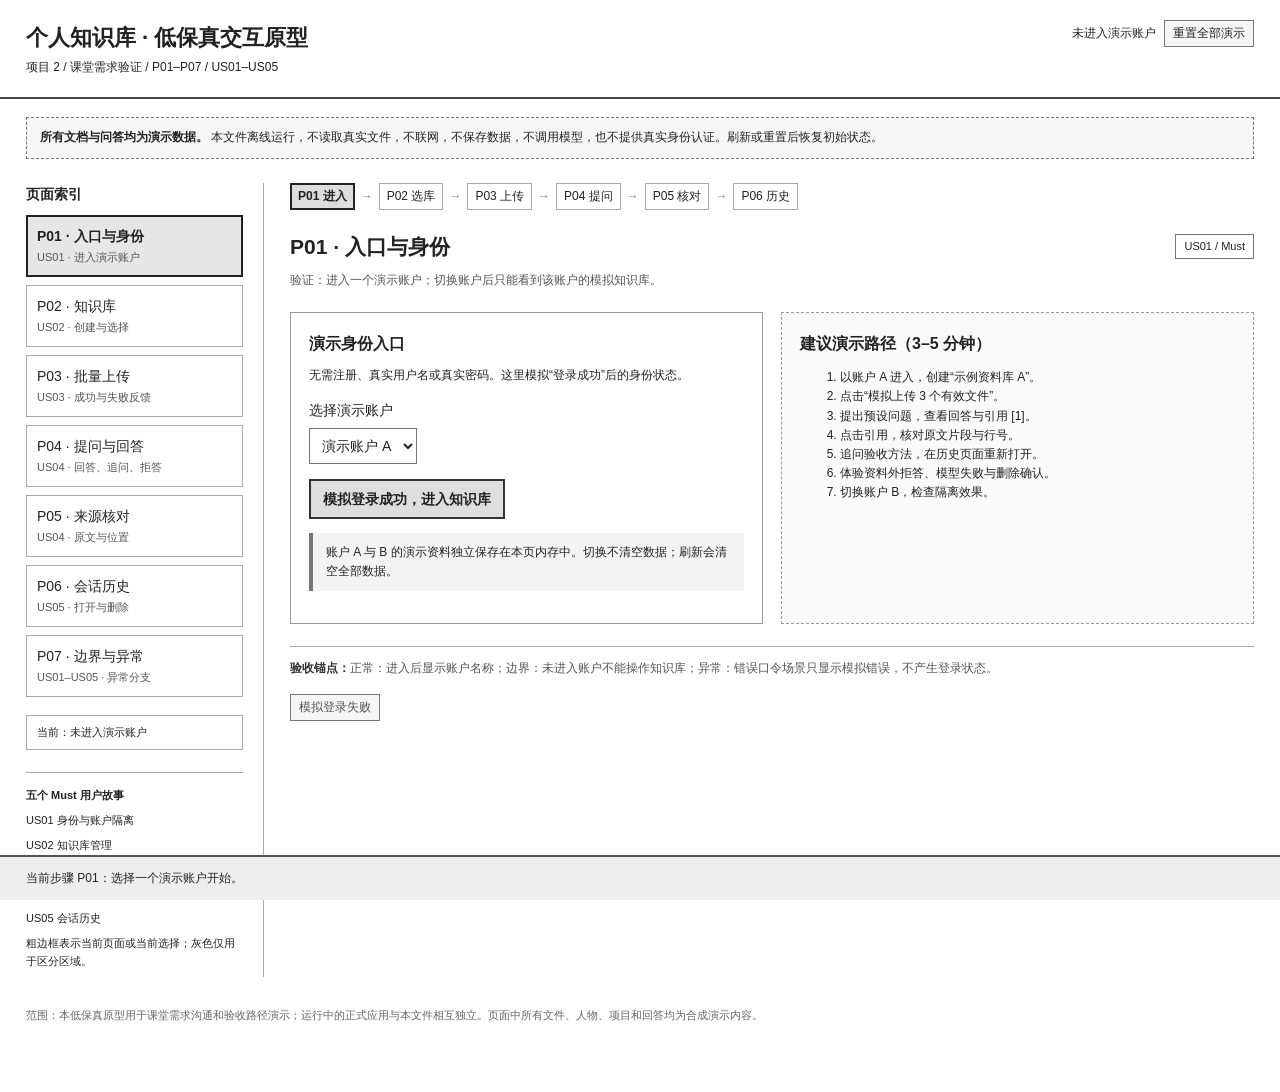
<file: coursework/prototype.html>
<!doctype html>
<html lang="zh-CN">
<head>
  <meta charset="UTF-8">
  <meta name="viewport" content="width=device-width, initial-scale=1.0">
  <meta name="description" content="项目 2 个人知识库的低保真交互原型，仅使用演示数据。">
  <title>个人知识库 · 低保真交互原型</title>
  <style>
    :root{font-family:Arial,"Microsoft YaHei",sans-serif;font-size:14px;color:#222;background:#fff;line-height:1.6}*{box-sizing:border-box}body{margin:0}button,input,textarea,select{font:inherit;color:inherit}button{cursor:pointer}button:disabled{cursor:not-allowed;opacity:.5}button:focus-visible,a:focus-visible,input:focus-visible,textarea:focus-visible,select:focus-visible{outline:3px solid #555;outline-offset:3px}button{border:1px solid #777;background:#f5f5f5;padding:7px 12px;border-radius:0}button:hover{background:#e6e6e6}button.primary{border:2px solid #333;background:#dedede;font-weight:bold}button.small{font-size:12px;padding:3px 8px}input,textarea,select{border:1px solid #777;border-radius:0;background:#fff;padding:8px;max-width:100%}textarea{resize:vertical;width:100%;min-height:90px}label{display:block;margin:12px 0 6px}h1{font-size:22px;margin:0 0 3px}h2{font-size:21px;margin:0}h3{font-size:16px;margin:0 0 10px}h4{font-size:14px;margin:0 0 8px}p{margin:6px 0 14px}small,.small-text{font-size:12px}.muted{color:#666}[hidden]{display:none!important}.topbar{padding:20px 26px;border-bottom:2px solid #444;display:flex;justify-content:space-between;align-items:flex-start;gap:20px}.topbar p{margin:3px 0 0;font-size:12px}.toolbar{display:flex;gap:8px;align-items:center;flex-wrap:wrap}.banner{border:1px dashed #777;background:#f6f6f6;margin:18px 26px 0;padding:10px 13px;font-size:12px}.layout{display:grid;grid-template-columns:238px minmax(0,1fr);gap:26px;padding:24px 26px 30px}.navigation{border-right:1px solid #aaa;padding-right:20px}.navigation h2{font-size:14px;margin-bottom:10px}.page-link{display:block;width:100%;text-align:left;margin:0 0 8px;padding:9px 10px;background:white;border:1px solid #aaa}.page-link[aria-current="page"]{border:2px solid #222;padding:8px 9px;background:#e6e6e6;font-weight:bold}.page-link span{display:block;font-size:11px;font-weight:normal;color:#555;margin-top:2px}.navigation .legend{font-size:11px;border-top:1px solid #aaa;padding-top:14px;margin-top:22px}.navigation .legend p{margin:0 0 7px}.main{min-width:0;max-width:1080px}.screen-heading{display:flex;align-items:center;justify-content:space-between;gap:15px;flex-wrap:wrap;margin-bottom:8px}.story-tag{border:1px solid #777;padding:3px 8px;font-size:11px;white-space:nowrap}.screen-description{color:#555;font-size:12px;margin-bottom:21px}.wire-box{border:1px solid #999;padding:18px;margin-bottom:18px}.wire-box.dashed{border-style:dashed;background:#fafafa}.wire-box.tight{padding:13px}.two-columns{display:grid;grid-template-columns:1fr 1fr;gap:18px}.two-columns>.wire-box{margin-bottom:0}.stack{display:flex;flex-direction:column;gap:12px}.actions{display:flex;gap:8px;flex-wrap:wrap;margin-top:15px;align-items:center}.row{display:flex;gap:10px;justify-content:space-between;align-items:center;flex-wrap:wrap}.name-input{width:100%}.notice{border-left:4px solid #777;padding:10px 13px;background:#f3f3f3;font-size:12px;margin:14px 0}.result{white-space:pre-wrap;overflow-wrap:anywhere;border:1px dashed #999;background:#fafafa;padding:13px;margin-top:15px;font-size:12px;min-height:46px}.empty{border:1px dashed #aaa;padding:24px;color:#666;text-align:center;font-size:12px}.library-row,.history-row,.document-row{border:1px solid #aaa;padding:12px;margin-bottom:10px}.library-row.selected{border:2px solid #333;padding:11px;background:#f3f3f3}.document-row h4,.library-row h4{overflow-wrap:anywhere;margin:0}.document-row p,.library-row p,.history-row p{font-size:12px;color:#555;margin:5px 0 0}.history-title{max-width:100%;text-align:left;overflow-wrap:anywhere}.conversation-box{border:1px solid #999;min-height:220px;max-height:520px;overflow:auto;padding:16px;margin-bottom:16px}.message{border-bottom:1px solid #bbb;margin:0 0 17px;padding:0 0 17px}.message:last-child{border:0;margin-bottom:0;padding-bottom:0}.message h4{display:flex;gap:10px;align-items:center;flex-wrap:wrap}.message-content{white-space:pre-wrap;font-size:13px;overflow-wrap:anywhere}.message-mode{font-size:10px;font-weight:normal;border:1px solid #aaa;padding:1px 5px}.reference-button{font-size:12px;margin-top:10px;display:block;text-align:left}.source-text{border:1px dashed #777;background:#fafafa;padding:16px;white-space:pre-wrap;line-height:1.9;font-size:13px}.source-meta{font-size:12px;color:#555}.test-grid{display:grid;grid-template-columns:1fr 1fr;gap:12px}.test-card{border:1px solid #aaa;padding:14px}.test-card p{font-size:12px;min-height:38px;margin:5px 0 11px;color:#555}.test-card button{font-size:12px}.process{display:flex;gap:6px;align-items:center;flex-wrap:wrap;font-size:12px;margin-bottom:20px}.process span{border:1px solid #aaa;padding:3px 7px}.process span.current{border:2px solid #222;background:#ddd;padding:2px 6px;font-weight:bold}.process b{font-weight:normal;color:#777}.mode-select{font-size:12px}.page-status{position:sticky;bottom:0;border-top:2px solid #555;background:#eee;padding:12px 26px;font-size:12px;z-index:3;min-height:44px}.footer{font-size:11px;color:#666;padding:0 26px 22px}.criteria{font-size:12px;color:#555;margin-top:22px;border-top:1px solid #aaa;padding-top:12px}.criteria strong{color:#333}.modal{border:2px solid #555;border-radius:0;padding:22px;max-width:450px;width:calc(100vw - 40px);color:#222}.modal::backdrop{background:#0007}.modal h2{font-size:18px}.modal p{margin:12px 0;overflow-wrap:anywhere}.modal .actions{justify-content:flex-end}.sr-only{position:absolute;width:1px;height:1px;padding:0;margin:-1px;overflow:hidden;clip:rect(0,0,0,0);white-space:nowrap;border:0}#active-context{border:1px solid #aaa;padding:8px 10px;font-size:11px;margin-top:18px;overflow-wrap:anywhere}#prototype-mode{width:auto}a{color:#222}.page-back{margin-bottom:15px;font-size:12px}.error-label{font-weight:bold;text-decoration:underline}button.selected-question{background:#ddd}
    @media(max-width:800px){.topbar{padding:16px;flex-direction:column;gap:12px}.banner{margin:14px 16px 0}.layout{grid-template-columns:1fr;padding:18px 16px;gap:18px}.navigation{border-right:0;border-bottom:1px solid #aaa;padding:0 0 14px}.navigation nav{display:grid;grid-template-columns:repeat(2,minmax(0,1fr));gap:7px}.page-link{margin:0;font-size:12px}.navigation .legend{display:none}#active-context{margin-top:10px}.two-columns,.test-grid{grid-template-columns:1fr}.main{max-width:none}.two-columns>.wire-box{margin-bottom:0}.screen-heading h2{font-size:18px}.wire-box{padding:14px}.page-status{padding:10px 16px}.footer{padding:0 16px 18px}.conversation-box{max-height:none}.process{gap:4px;font-size:10px}}
    @media print{.topbar,.layout,.banner,.footer{padding:10px;margin:0}.layout{display:block}.navigation,.toolbar,.page-status,.actions{display:none}button,input,select,textarea{border:1px solid #aaa}section[hidden]{display:block!important;page-break-before:always;margin-top:20px}.screen-description{margin-bottom:10px}.conversation-box{max-height:none}.wire-box,.test-card{break-inside:avoid}}
  </style>
</head>
<body>
  <header class="topbar"><div><h1>个人知识库 · 低保真交互原型</h1><p>项目 2 / 课堂需求验证 / P01–P07 / US01–US05</p></div><div class="toolbar"><span id="account-label" class="small-text">未进入演示账户</span><button id="switch-account" class="small" hidden>切换演示账户</button><button id="reset-demo" class="small">重置全部演示</button></div></header>
  <div class="banner"><strong>所有文档与问答均为演示数据。</strong> 本文件离线运行，不读取真实文件，不联网，不保存数据，不调用模型，也不提供真实身份认证。刷新或重置后恢复初始状态。</div>
  <div class="layout">
    <aside class="navigation" aria-label="原型页面导航"><h2>页面索引</h2><nav id="page-navigation"></nav><div id="active-context">当前：未进入演示账户</div><div class="legend"><p><strong>五个 Must 用户故事</strong></p><p>US01 身份与账户隔离</p><p>US02 知识库管理</p><p>US03 批量文档上传</p><p>US04 提问与原文追溯</p><p>US05 会话历史</p><p>粗边框表示当前页面或当前选择；灰色仅用于区分区域。</p></div></aside>
    <main class="main">
      <div class="process" id="process-path" aria-label="演示步骤"></div>
      <section id="page-P01" aria-labelledby="heading-P01">
        <div class="screen-heading"><h2 id="heading-P01" tabindex="-1">P01 · 入口与身份</h2><span class="story-tag">US01 / Must</span></div>
        <p class="screen-description">验证：进入一个演示账户；切换账户后只能看到该账户的模拟知识库。</p>
        <div class="two-columns"><div class="wire-box"><h3>演示身份入口</h3><p class="small-text">无需注册、真实用户名或真实密码。这里模拟“登录成功”后的身份状态。</p><form id="login-form"><label for="demo-account">选择演示账户</label><select id="demo-account"><option value="A">演示账户 A</option><option value="B">演示账户 B</option></select><div class="actions"><button type="submit" class="primary">模拟登录成功，进入知识库</button></div></form><div class="notice">账户 A 与 B 的演示资料独立保存在本页内存中。切换不清空数据；刷新会清空全部数据。</div></div><div class="wire-box dashed"><h3>建议演示路径（3–5 分钟）</h3><ol class="small-text"><li>以账户 A 进入，创建“示例资料库 A”。</li><li>点击“模拟上传 3 个有效文件”。</li><li>提出预设问题，查看回答与引用 [1]。</li><li>点击引用，核对原文片段与行号。</li><li>追问验收方法，在历史页面重新打开。</li><li>体验资料外拒答、模型失败与删除确认。</li><li>切换账户 B，检查隔离效果。</li></ol></div></div>
        <div class="criteria"><strong>验收锚点：</strong>正常：进入后显示账户名称；边界：未进入账户不能操作知识库；异常：错误口令场景只显示模拟错误，不产生登录状态。<div class="actions"><button id="simulate-bad-login" class="small">模拟登录失败</button></div></div>
      </section>

      <section id="page-P02" aria-labelledby="heading-P02" hidden>
        <div class="screen-heading"><h2 id="heading-P02" tabindex="-1">P02 · 知识库</h2><span class="story-tag">US02 / Must</span></div><p class="screen-description">验证：创建、选择、删除知识库；后续文档与对话归属于当前知识库。</p>
        <div class="wire-box"><h3>创建知识库</h3><form id="library-form"><label for="new-library-name">演示知识库名称（1–80 字）</label><input id="new-library-name" class="name-input" value="示例资料库 A" maxlength="80" placeholder="例如：示例资料库 A" required><div class="actions"><button type="submit" class="primary">创建并选中</button></div></form></div>
        <div class="wire-box"><h3>我的演示知识库</h3><div id="library-list"></div><div class="actions"><button id="go-upload" class="primary">下一步：模拟上传资料</button></div></div>
        <div class="criteria"><strong>验收锚点：</strong>正常：创建后可见并被选中；边界：空名称不能创建；异常：删除前确认，取消则保留全部内容。</div>
      </section>

      <section id="page-P03" aria-labelledby="heading-P03" hidden>
        <div class="screen-heading"><h2 id="heading-P03" tabindex="-1">P03 · 批量上传</h2><span class="story-tag">US03 / Must</span></div><p class="screen-description">验证：展示每个文件的处理结果；有效文件进入知识库，无效文件给出可理解的原因。</p>
        <div class="wire-box dashed"><h3>上传区域（模拟）</h3><p class="small-text">支持格式：PDF、Markdown（.md）、TXT；单文件上限 20 MB；每批最多 10 个。本原型不会打开系统文件选择器。</p><div class="actions"><button id="upload-valid" class="primary">模拟上传 3 个有效文件</button><button id="upload-mixed">模拟部分成功：1 个有效 + 1 个损坏</button></div><div class="actions"><button data-upload="corrupt" class="small">损坏 PDF</button><button data-upload="empty" class="small">空文本</button><button data-upload="oversize" class="small">21 MB 超限文件</button><button data-upload="duplicate" class="small">重复内容</button><button data-upload="too-many" class="small">一次 11 个文件</button><button data-upload="unsupported" class="small">不支持的格式</button></div><div id="upload-result" class="result" role="status">等待模拟上传。</div></div>
        <div class="wire-box"><div class="row"><h3>当前文档</h3><span id="document-count" class="small-text"></span></div><div id="document-list"></div><div class="actions"><button id="go-question" class="primary">下一步：提问并验证出处</button></div></div>
        <div class="criteria"><strong>验收锚点：</strong>正常：3 个文档和对应片段数可见；边界：空文件、大小上限与数量上限；异常：损坏文档不计入成功数，同批有效文档仍成功。</div>
      </section>

      <section id="page-P04" aria-labelledby="heading-P04" hidden>
        <div class="screen-heading"><h2 id="heading-P04" tabindex="-1">P04 · 提问与回答</h2><span class="story-tag">US04 / Must</span></div><p class="screen-description">验证：检索增强生成（RAG）根据证据组织答案并附引用；无模型时降级为原文摘录；资料不足时拒答。以下两种模式均为离线模拟。</p>
        <div class="wire-box tight"><div class="row"><div><label for="prototype-mode" style="display:inline;margin:0">演示回答模式：</label><select id="prototype-mode" class="mode-select"><option value="ai">检索增强生成 RAG（模拟）</option><option value="local">无模型降级：仅摘录原文（模拟）</option></select></div><button id="new-conversation" class="small">新建对话</button></div><p class="small-text" style="margin-top:12px"><strong>生成模式：</strong>模拟“查找相关片段 → 根据证据重新组织回答 → 附上引用”，回答是固定编写的释义示例，并未调用语言模型。<br><strong>无模型降级：</strong>直接展示匹配片段的逐字原文，不执行生成，也不把摘录称作生成式回答。</p><div class="actions"><button id="demo-rag" class="small">用同一问题演示：检索增强生成</button><button id="demo-extractive" class="small">用同一问题演示：无模型摘录</button></div><p class="small-text muted" style="margin:9px 0 0">先在 P03 上传有效示例，再点击上述按钮。两次结果会保存在当前对话中，便于逐条比较。</p></div>
        <div class="conversation-box" id="conversation" aria-label="演示对话记录" aria-live="polite"></div>
        <form id="question-form" class="wire-box"><label for="question-input">问题（只在本页演示，最多 2000 字）</label><textarea id="question-input" maxlength="2000" placeholder="选择下方预设问题，或输入含“里程碑”“验收”“优先级”的问题。"></textarea><div class="actions"><button type="submit" class="primary">发送演示问题</button><button id="preset-question" type="button">填入：里程碑安排</button><button id="preset-followup" type="button">填入追问：该怎么验收？</button><button id="preset-outside" type="button">填入：资料外问题</button></div><p class="small-text muted" style="margin:10px 0 0">原型采用有限的固定匹配规则；未匹配的问题会进入“资料不足”分支，不代表真实模型能力。</p></form>
        <div class="actions"><button id="go-history">查看会话历史</button><button id="go-errors">查看边界与异常场景</button></div>
        <div class="criteria"><strong>验收锚点：</strong>正常：生成模式展示基于证据组织的回答和可点击引用；边界：无模型只摘录原文，空问题不能提交、资料为空时提示上传；异常：模型失败时明确标记并回退到原文检索。摘录降级不等同于完成生成模式验收。</div>
      </section>

      <section id="page-P05" aria-labelledby="heading-P05" hidden>
        <div class="screen-heading"><h2 id="heading-P05" tabindex="-1">P05 · 来源核对</h2><span class="story-tag">US04 / Must</span></div><p class="screen-description">验证：点击回答引用后，能看到同一份演示文档的原文、片段和位置。</p>
        <div class="wire-box" id="source-view"></div><div class="actions"><button id="back-question" class="primary">返回当前对话</button><button id="back-documents">查看文档列表</button></div>
        <div class="criteria"><strong>验收锚点：</strong>引用文字与演示文档片段逐字一致；文件被删除后，历史引用标记为“已删除原文的快照”。</div>
      </section>

      <section id="page-P06" aria-labelledby="heading-P06" hidden>
        <div class="screen-heading"><h2 id="heading-P06" tabindex="-1">P06 · 会话历史</h2><span class="story-tag">US05 / Must</span></div><p class="screen-description">验证：历史按当前账户与知识库显示；重新打开可恢复消息和可追溯的引用。</p>
        <div class="wire-box"><div class="row"><h3>当前知识库的对话</h3><button id="history-new-chat" class="small">开始新对话</button></div><div id="history-list"></div></div>
        <div class="criteria"><strong>验收锚点：</strong>正常：重新打开后消息和引用不变；边界：无记录时显示空状态；异常：删除必须确认，取消不改变记录。</div>
      </section>

      <section id="page-P07" aria-labelledby="heading-P07" hidden>
        <div class="screen-heading"><h2 id="heading-P07" tabindex="-1">P07 · 边界与异常</h2><span class="story-tag">US01–US05 / Must</span></div><p class="screen-description">以下按钮直接触发对应交互状态，可返回正常流程继续演示。</p>
        <div class="test-grid"><div class="test-card"><h3>资料外问题</h3><p>没有支持证据时，回答明确说明资料不足，不附上无关引用。</p><button id="test-refusal">发送资料外问题并查看拒答</button></div><div class="test-card"><h3>模型失败</h3><p>模拟外部模型超时，回退到相关原文，并保留引用入口。</p><button id="test-model-failure">触发一次失败与回退</button></div><div class="test-card"><h3>空问题 / 超长问题</h3><p>显示输入校验提示，不生成消息，不增加历史记录。</p><div class="actions"><button id="test-empty-question">提交空问题</button><button id="test-long-question">提交 2001 字问题</button></div></div><div class="test-card"><h3>无效文件 / 部分成功</h3><p>上传页可独立触发损坏、空文件、超限、重复、格式与批次数量校验。</p><button id="test-upload-error">打开上传并模拟损坏 PDF</button></div><div class="test-card"><h3>资料为空</h3><p>新建一个空知识库并提问，应提示先上传资料，不编造答案。</p><button id="test-empty-library">创建空库并体验</button></div><div class="test-card"><h3>账户隔离</h3><p>切换到另一个演示账户，检查不能查看原账户的知识库和历史。</p><button id="test-account-isolation">切换至另一个演示账户</button></div></div><div id="boundary-result" class="result" role="status">选择一个场景。校验提示会显示在这里。</div>
        <div class="criteria"><strong>说明：</strong>异常状态是可重复的演示分支。网络请求、文档解析、身份认证与模型超时都没有真实执行。</div>
      </section>
    </main>
  </div>
  <footer class="footer">范围：本低保真原型用于课堂需求沟通和验收路径演示；运行中的正式应用与本文件相互独立。页面中所有文件、人物、项目和回答均为合成演示内容。</footer>
  <div class="page-status" id="status-message" role="status" aria-live="polite">当前步骤 P01：选择一个演示账户开始。</div>
  <dialog id="confirm-dialog" class="modal" aria-labelledby="confirm-title"><h2 id="confirm-title">确认操作</h2><p id="confirm-message"></p><div class="actions"><button id="confirm-cancel">取消，保留当前内容</button><button id="confirm-accept" class="primary">确认</button></div></dialog>

  <script>
  (()=>{
    "use strict";
    const SAMPLES=[
      {key:"A",name:"示例资料 A.md",size:"2 KB",chunks:[
        {text:"示例项目甲的里程碑安排：第 2 周完成需求确认，第 4 周周五完成核心流程演示。演示必须覆盖上传资料、提问、查看引用三个步骤。",start:3,end:5},
        {text:"示例项目甲的 Must 优先级包括：账户隔离、知识库管理、批量上传、带引用的提问和历史会话。装饰性主题切换列为 Could。",start:8,end:10}]},
      {key:"B",name:"示例资料 B.txt",size:"1 KB",chunks:[
        {text:"验收方法：先上传 3 个有效示例文件；提出已知答案的问题；打开引用并逐字核对原文；最后重新打开历史会话，确认问题、答案和出处都保留。",start:2,end:5},
        {text:"异常验收：资料外问题必须提示资料不足；模型不可用时展示原文检索结果并说明回退；删除资料前必须确认。",start:8,end:10}]},
      {key:"C",name:"示例资料 C.pdf",size:"3 KB",chunks:[
        {text:"需求验收应包含正常、边界、异常三类场景。每条验收标准都应描述前提、动作和可以观察到的结果。",start:1,end:3,page:1}]}
    ];
    class DemoPrototype {
      constructor(){this.reset();}
      reset(){this.accounts=[{id:"A",name:"演示账户 A",libraries:[]},{id:"B",name:"演示账户 B",libraries:[]}];this.accountId=null;this.libraryId=null;this.sessionId=null;this.source=null;this.mode="ai";this.sequence=0;}
      get account(){return this.accounts.find(a=>a.id===this.accountId)||null;}
      get library(){return this.account?.libraries.find(l=>l.id===this.libraryId)||null;}
      get session(){return this.library?.sessions.find(s=>s.id===this.sessionId)||null;}
      nextId(prefix){return prefix+"-"+(++this.sequence);}
      needAccount(){if(!this.account)throw new Error("请先在 P01 选择演示账户；尚未进入的账户不能操作知识库。");}
      needLibrary(){this.needAccount();if(!this.library)throw new Error("请先在 P02 创建或选择一个知识库。");}
      login(id){const account=this.accounts.find(a=>a.id===id);if(!account)throw new Error("演示账户不存在。");this.accountId=id;this.libraryId=account.libraries[0]?.id||null;this.sessionId=null;this.source=null;}
      logout(){this.accountId=null;this.libraryId=null;this.sessionId=null;this.source=null;}
      createLibrary(name){this.needAccount();name=String(name).trim();if(!name||name.length>80)throw new Error("知识库名称需为 1–80 个字。");const library={id:this.nextId("library"),name,documents:[],sessions:[]};this.account.libraries.push(library);this.selectLibrary(library.id);return library;}
      selectLibrary(id){this.needAccount();if(!this.account.libraries.some(l=>l.id===id))throw new Error("当前演示账户不能访问该知识库。");this.libraryId=id;this.sessionId=null;this.source=null;}
      deleteLibrary(id){this.needAccount();this.account.libraries=this.account.libraries.filter(l=>l.id!==id);if(this.libraryId===id){this.libraryId=this.account.libraries[0]?.id||null;this.sessionId=null;this.source=null;}}
      upload(kind){this.needLibrary();const added=[],errors=[];const invalid={corrupt:"示例损坏.pdf：文件损坏，无法提取文本；未加入知识库。",empty:"示例空文本.txt：没有可索引的文字；未加入知识库。",oversize:"示例超限.pdf：21 MB 超过单文件 20 MB 上限。","too-many":"本批 11 个文件超过最多 10 个的限制；整批未处理。",unsupported:"示例表格.xlsx：格式不受支持；仅支持 .pdf、.md、.txt。"};
        if(invalid[kind])errors.push(invalid[kind]);
        else if(kind==="duplicate")errors.push(this.library.documents.length?this.library.documents[0].name+"：当前知识库已存在相同内容，未重复保存。":"当前没有可重复的文档；请先上传有效示例，再演示重复校验。");
        else {const samples=kind==="mixed"?[{key:"D",name:"示例补充 D.md",size:"1 KB",chunks:[{text:"补充演示说明：批次中有无效文件时，其他有效文件仍可成功进入知识库。",start:1,end:2}]}]:SAMPLES;for(const item of samples){if(this.library.documents.some(d=>d.key===item.key)){errors.push(item.name+"：重复内容，未再次保存。");continue;}const doc={...item,id:this.nextId("document"),chunks:item.chunks.map(c=>({...c}))};this.library.documents.push(doc);added.push(doc);}if(kind==="mixed")errors.push(invalid.corrupt);}
        return {added,errors};
      }
      deleteDocument(id){this.needLibrary();this.library.documents=this.library.documents.filter(d=>d.id!==id);}
      newConversation(){this.needLibrary();this.sessionId=null;this.source=null;}
      openSession(id){this.needLibrary();if(!this.library.sessions.some(s=>s.id===id))throw new Error("当前知识库中没有这段对话。");this.sessionId=id;this.source=null;}
      deleteSession(id){this.needLibrary();this.library.sessions=this.library.sessions.filter(s=>s.id!==id);if(this.sessionId===id){this.sessionId=null;this.source=null;}}
      ask(raw,{failure=false}={}){this.needLibrary();const question=String(raw).trim();if(!question)throw new Error("请输入问题；空问题不会生成消息或历史。");if(question.length>2000)throw new Error("问题不能超过 2000 字；本次未生成消息。");if(!this.session){const session={id:this.nextId("session"),title:question.slice(0,28),messages:[]};this.library.sessions.unshift(session);this.sessionId=session.id;}const session=this.session;session.messages.push({role:"user",text:question});let key=null,index=0;if(/验收|怎么检查|如何验证/.test(question))key="B";else if(/里程碑|安排|日期/.test(question))key="A";else if(/优先级|Must/i.test(question)){key="A";index=1;}const doc=this.library.documents.find(d=>d.key===key);const chunk=doc?.chunks[index];const sources=chunk?[{documentId:doc.id,documentName:doc.name,ordinal:index+1,...chunk}]:[];let text,mode;
        if(!this.library.documents.length){text="当前知识库还没有资料。请先到 P03 上传示例文档，再开始提问。";mode="资料为空（模拟）";}
        else if(!sources.length){text="当前知识库中没有支持这个问题的资料，无法据此作答。请补充相关资料，或尝试包含“里程碑”“验收”“优先级”的演示问题。本次不提供无关引用。";mode="资料不足 / 拒答（模拟）";}
        else if(failure){text="模拟模型请求超时，已回退到本地原文检索。以下逐字摘录相关原文，本次未执行生成：\n\n"+chunk.text+" [1]";mode="模型失败 → 原文检索（模拟，仅摘录）";}
        else if(this.mode==="local"){text="模拟未配置语言模型：已降级为本地原文检索。以下逐字摘录相关原文，本次未执行生成：\n\n"+chunk.text+" [1]";mode="无模型降级：本地原文检索（模拟，仅摘录）";}
        else {text=key==="B"?"可以按四步验收：上传 3 个有效文件 → 提出已知问题 → 打开引用核对原文 → 重开历史确认内容保留。[1]":index===1?"Must 包含账户隔离、知识库管理、批量上传、带引用提问和会话历史；装饰性主题切换为 Could。[1]":"示例项目甲在第 2 周确认需求，第 4 周周五演示核心流程；演示应包含上传、提问和查看引用。[1]";mode="检索增强生成 RAG（固定规则模拟）";}
        const answer={role:"assistant",text,mode,sources};session.messages.push(answer);return answer;
      }
      showSource(source){this.needLibrary();this.source={...source};}
      sourceAvailable(){return !!this.library?.documents.some(d=>d.id===this.source?.documentId);}
    }
    if(typeof document==="undefined"){if(typeof module!=="undefined")module.exports={DemoPrototype,SAMPLES};return;}
    const demo=new DemoPrototype(),$=id=>document.getElementById(id);
    const PAGES=[['P01','入口与身份','US01 · 进入演示账户'],['P02','知识库','US02 · 创建与选择'],['P03','批量上传','US03 · 成功与失败反馈'],['P04','提问与回答','US04 · 回答、追问、拒答'],['P05','来源核对','US04 · 原文与位置'],['P06','会话历史','US05 · 打开与删除'],['P07','边界与异常','US01–US05 · 异常分支']];
    let page="P01",pendingConfirmation=null;
    const element=(tag,className,text)=>{const node=document.createElement(tag);if(className)node.className=className;if(text!==undefined)node.textContent=String(text);return node;};
    const control=(text,handler,className="")=>{const b=element("button",className,text);b.type="button";b.addEventListener("click",()=>guard(handler));return b;};
    function announce(text){$("status-message").textContent=text;}
    function guard(action){try{return action();}catch(error){announce(error.message);$("boundary-result").textContent=error.message;}}
    function navigate(next,{focus=true}={}){if(next!=="P01"&&!demo.account){page="P01";render();announce("请先选择演示账户。未进入账户时，其他页面不可操作。");return;}if(!['P01','P02'].includes(next)&&!demo.library){page="P02";render();announce("请先创建或选择知识库。");return;}page=next;render();announce("当前步骤 "+page+"："+PAGES.find(p=>p[0]===page)[1]+"。所有操作使用演示数据。");if(focus)$("heading-"+page).focus();}
    function render(){renderNavigation();renderLibraries();renderDocuments();renderConversation();renderSource();renderHistory();for(const [id]of PAGES)$("page-"+id).hidden=id!==page;$("account-label").textContent=demo.account?.name||"未进入演示账户";$("switch-account").hidden=!demo.account;$("active-context").textContent=demo.account?"账户："+demo.account.name+"\n当前库："+(demo.library?.name||"尚未选择"):"当前：未进入演示账户";$("prototype-mode").value=demo.mode;$("go-upload").disabled=!demo.library;$("go-question").disabled=!demo.library;}
    function renderNavigation(){const nav=$("page-navigation");nav.replaceChildren();for(const [id,title,story]of PAGES){const b=control(id+" · "+title,()=>navigate(id),"page-link");b.append(element("span","",story));if(id===page)b.setAttribute("aria-current","page");nav.append(b);}const path=$("process-path");path.replaceChildren();const steps=[['P01','进入'],['P02','选库'],['P03','上传'],['P04','提问'],['P05','核对'],['P06','历史']];steps.forEach(([id,label],i)=>{if(i)path.append(element("b","","→"));path.append(element("span",id===page?"current":"",id+" "+label));});if(page==='P07')path.append(element("span","current","P07 异常分支"));}
    function renderLibraries(){const list=$("library-list");list.replaceChildren();if(!demo.account?.libraries.length){list.append(element("div","empty","没有知识库。创建一个演示知识库开始。"));return;}for(const lib of demo.account.libraries){const box=element("div","library-row"+(lib.id===demo.libraryId?" selected":""));const row=element("div","row");const summary=element("div");summary.append(element("h4","",lib.name),element("p","",lib.documents.length+" 个文档 · "+lib.sessions.length+" 段对话"+(lib.id===demo.libraryId?" · 当前已选中":"")));const actions=element("div","actions");actions.style.marginTop="0";actions.append(control(lib.id===demo.libraryId?"已选中":"选择",()=>{demo.selectLibrary(lib.id);$("upload-result").textContent="等待模拟上传。";render();announce("已选择知识库："+lib.name);},"small"),control("删除",()=>confirm("删除知识库","删除“"+lib.name+"”及其中的模拟文档、对话？取消将保留全部内容。",()=>{demo.deleteLibrary(lib.id);if(!demo.library)page="P02";render();announce("演示知识库已删除。" );}),"small"));row.append(summary,actions);box.append(row);list.append(box);}}
    function sourceFor(doc,index){return {documentId:doc.id,documentName:doc.name,ordinal:index+1,...doc.chunks[index]};}
    function renderDocuments(){const list=$("document-list");list.replaceChildren();const docs=demo.library?.documents||[];$("document-count").textContent=docs.length+" 个文档 / "+docs.reduce((n,d)=>n+d.chunks.length,0)+" 个片段";if(!docs.length){list.append(element("div","empty","当前知识库没有文档。点击上方模拟上传按钮。"));return;}for(const doc of docs){const box=element("div","document-row"),row=element("div","row"),summary=element("div");summary.append(element("h4","",doc.name),element("p","",doc.size+"（模拟大小） · "+doc.chunks.length+" 个片段 · 已索引（模拟）"));const actions=element("div","actions");actions.style.marginTop="0";actions.append(control("查看片段",()=>{demo.showSource(sourceFor(doc,0));navigate("P05");},"small"),control("删除",()=>confirm("删除文档","删除“"+doc.name+"”？已有回答中的引用快照仍保留。",()=>{demo.deleteDocument(doc.id);render();announce("文档已删除；历史引用保留为快照。");}),"small"));row.append(summary,actions);box.append(row);list.append(box);}}
    function renderConversation(){const box=$("conversation");box.replaceChildren();if(!demo.session?.messages.length){box.append(element("div","empty",demo.library?.documents.length?"尚无消息。可填入“里程碑安排”开始演示。":"尚无资料。可以先上传示例，也可以提问体验空知识库提示。"));return;}for(const message of demo.session.messages){const article=element("article","message"),heading=element("h4","",message.role==="user"?"演示用户":"演示回答");if(message.mode)heading.append(element("span","message-mode",message.mode));article.append(heading,element("div","message-content",message.text));for(const source of message.sources||[]){article.append(control("[1] 查看来源："+source.documentName+" · 片段 "+source.ordinal,()=>{demo.showSource(source);navigate("P05");},"reference-button"));}box.append(article);}}
    function renderSource(){const box=$("source-view");box.replaceChildren();const source=demo.source;if(!source){box.append(element("div","empty","尚未选择来源。请在 P04 点击回答的 [1] 引用，或在 P03 查看文档片段。"));return;}box.append(element("h3","",source.documentName),element("p","source-meta","片段 "+source.ordinal+" · "+(source.page?"第 "+source.page+" 页 · ":"")+"第 "+source.start+"–"+source.end+" 行 · 合成演示原文"));if(!demo.sourceAvailable())box.append(element("p","notice","原文已删除。以下内容是提问时保存的演示引用快照，不参与后续检索。"));box.append(element("blockquote","source-text",source.text));const doc=demo.library?.documents.find(d=>d.id===source.documentId);if(doc&&doc.chunks.length>1){const actions=element("div","actions");doc.chunks.forEach((chunk,i)=>actions.append(control("查看片段 "+(i+1),()=>{demo.showSource(sourceFor(doc,i));renderSource();announce("已切换原文片段 "+(i+1));},"small")));box.append(actions);}box.append(element("p","small-text muted","此处显示的文字与该演示文档实际使用的片段完全相同；行号是演示数据中的固定定位信息。"));}
    function renderHistory(){const list=$("history-list");list.replaceChildren();const sessions=demo.library?.sessions||[];if(!sessions.length){list.append(element("div","empty","当前知识库没有历史会话。第一次提问后，会话会自动出现在这里。"));return;}for(const session of sessions){const row=element("div","history-row");row.append(control(session.title,()=>{demo.openSession(session.id);navigate("P04");announce("已重新打开历史会话，保留消息与引用。");},"history-title"),element("p","",session.messages.length+" 条消息 · "+(session.messages.length/2)+" 轮问答 · "+(session.id===demo.sessionId?"当前会话":"点击标题重新打开")));const actions=element("div","actions");actions.append(control("删除会话",()=>confirm("删除会话","删除“"+session.title+"”及其全部演示消息？",()=>{demo.deleteSession(session.id);render();announce("会话已删除。");}),"small"));row.append(actions);list.append(row);}}
    function runUpload(kind){const result=demo.upload(kind);const lines=["处理结果：成功 "+result.added.length+" 个，未保存 "+result.errors.length+" 个。"];for(const doc of result.added)lines.push("成功："+doc.name+" → "+doc.chunks.length+" 个知识片段。");for(const error of result.errors)lines.push("未保存："+error);$("upload-result").textContent=lines.join("\n");render();announce(lines[0]+" 文档列表已更新。");return result;}
    function askQuestion(question,options){const answer=demo.ask(question,options);$("question-input").value="";navigate("P04",{focus:false});announce("已展示“"+answer.mode+"”结果，并保存到当前知识库的会话历史。");$("conversation").scrollTop=$("conversation").scrollHeight;}
    function fillQuestion(text){$("question-input").value=text;$("question-input").focus();announce("预设问题已填入；点击发送后展示对应模式的演示结果。");}
    function confirm(title,message,action){pendingConfirmation=action;$("confirm-title").textContent=title;$("confirm-message").textContent=message;$("confirm-accept").textContent=title.startsWith("重置")?"确认重置":"确认删除";$("confirm-dialog").showModal();$("confirm-cancel").focus();}
    $("confirm-cancel").addEventListener("click",()=>{pendingConfirmation=null;$("confirm-dialog").close();announce("已取消，当前演示内容保持不变。");});
    $("confirm-accept").addEventListener("click",()=>{const action=pendingConfirmation;pendingConfirmation=null;$("confirm-dialog").close();if(action)guard(action);});
    $("confirm-dialog").addEventListener("cancel",()=>{pendingConfirmation=null;announce("已取消，当前演示内容保持不变。");});
    $("login-form").addEventListener("submit",event=>{event.preventDefault();guard(()=>{demo.login($("demo-account").value);navigate("P02");announce("已模拟登录为 "+demo.account.name+"。这不是真实身份认证。");});});
    $("simulate-bad-login").addEventListener("click",()=>{if(demo.account)demo.logout();page="P01";render();announce("模拟登录失败：演示口令错误。未产生登录状态，请重新选择账户进入。");});
    $("switch-account").addEventListener("click",()=>{demo.logout();navigate("P01");});
    $("reset-demo").addEventListener("click",()=>confirm("重置全部演示","清空本页内存中的两个演示账户、全部知识库和对话，并回到 P01？",()=>{demo.reset();$("upload-result").textContent="等待模拟上传。";$("boundary-result").textContent="选择一个场景。校验提示会显示在这里。";$("question-input").value="";$("new-library-name").value="示例资料库 A";navigate("P01");announce("演示已重置，所有模拟内容已清空。");}));
    $("library-form").addEventListener("submit",event=>{event.preventDefault();guard(()=>{demo.createLibrary($("new-library-name").value);$("upload-result").textContent="等待模拟上传。";render();announce("已创建并选中知识库："+demo.library.name+"。可继续上传。");});});
    $("go-upload").addEventListener("click",()=>navigate("P03"));$("go-question").addEventListener("click",()=>navigate("P04"));$("back-question").addEventListener("click",()=>navigate("P04"));$("back-documents").addEventListener("click",()=>navigate("P03"));$("go-history").addEventListener("click",()=>navigate("P06"));$("go-errors").addEventListener("click",()=>navigate("P07"));
    $("upload-valid").addEventListener("click",()=>guard(()=>runUpload("valid")));$("upload-mixed").addEventListener("click",()=>guard(()=>runUpload("mixed")));document.querySelectorAll("[data-upload]").forEach(b=>b.addEventListener("click",()=>guard(()=>runUpload(b.dataset.upload))));
    $("question-form").addEventListener("submit",event=>{event.preventDefault();guard(()=>askQuestion($("question-input").value));});$("question-input").addEventListener("keydown",event=>{if(event.key==="Enter"&&!event.shiftKey&&!event.isComposing){event.preventDefault();$("question-form").requestSubmit();}});
    $("prototype-mode").addEventListener("change",()=>{demo.mode=$("prototype-mode").value;announce("后续回答模式已切换。两种模式均为固定规则模拟，不会调用真实模型。");});
    for(const [id,mode] of [["demo-rag","ai"],["demo-extractive","local"]])$(id).addEventListener("click",()=>guard(()=>{demo.needLibrary();if(!demo.library.documents.some(d=>d.key==="A"))throw new Error("请先在 P03 上传有效示例，再比较同一问题的两种结果。");demo.mode=mode;askQuestion("示例项目的里程碑安排是什么？");}));
    $("preset-question").addEventListener("click",()=>fillQuestion("示例项目的里程碑安排是什么？"));$("preset-followup").addEventListener("click",()=>fillQuestion("该怎么验收？"));$("preset-outside").addEventListener("click",()=>fillQuestion("资料中没有提到的城市今天气温是多少？"));
    for(const id of ["new-conversation","history-new-chat"])$(id).addEventListener("click",()=>guard(()=>{demo.newConversation();$("question-input").value="";navigate("P04");announce("已开始新对话；已有会话保留在 P06。");}));
    $("test-refusal").addEventListener("click",()=>guard(()=>askQuestion("资料中没有提到的城市今天气温是多少？")));
    $("test-model-failure").addEventListener("click",()=>guard(()=>{if(!demo.library.documents.some(d=>d.key==="A"))throw new Error("请先在 P03 上传 3 个有效示例，再演示有证据的模型失败回退。");demo.mode="ai";askQuestion("示例项目的里程碑安排是什么？",{failure:true});}));
    $("test-empty-question").addEventListener("click",()=>guard(()=>demo.ask("   ")));$("test-long-question").addEventListener("click",()=>guard(()=>demo.ask("字".repeat(2001))));
    $("test-upload-error").addEventListener("click",()=>guard(()=>{navigate("P03");runUpload("corrupt");}));
    $("test-empty-library").addEventListener("click",()=>guard(()=>{demo.createLibrary("空库边界演示 "+(demo.account.libraries.length+1));$("upload-result").textContent="等待模拟上传。";askQuestion("示例项目的里程碑安排是什么？");}));
    $("test-account-isolation").addEventListener("click",()=>guard(()=>{demo.login(demo.accountId==="A"?"B":"A");navigate("P02");announce("已切换为 "+demo.account.name+"，这里只展示该账户的演示知识库。");}));
    render();
  })();
  </script>
</body>
</html>
</file>
